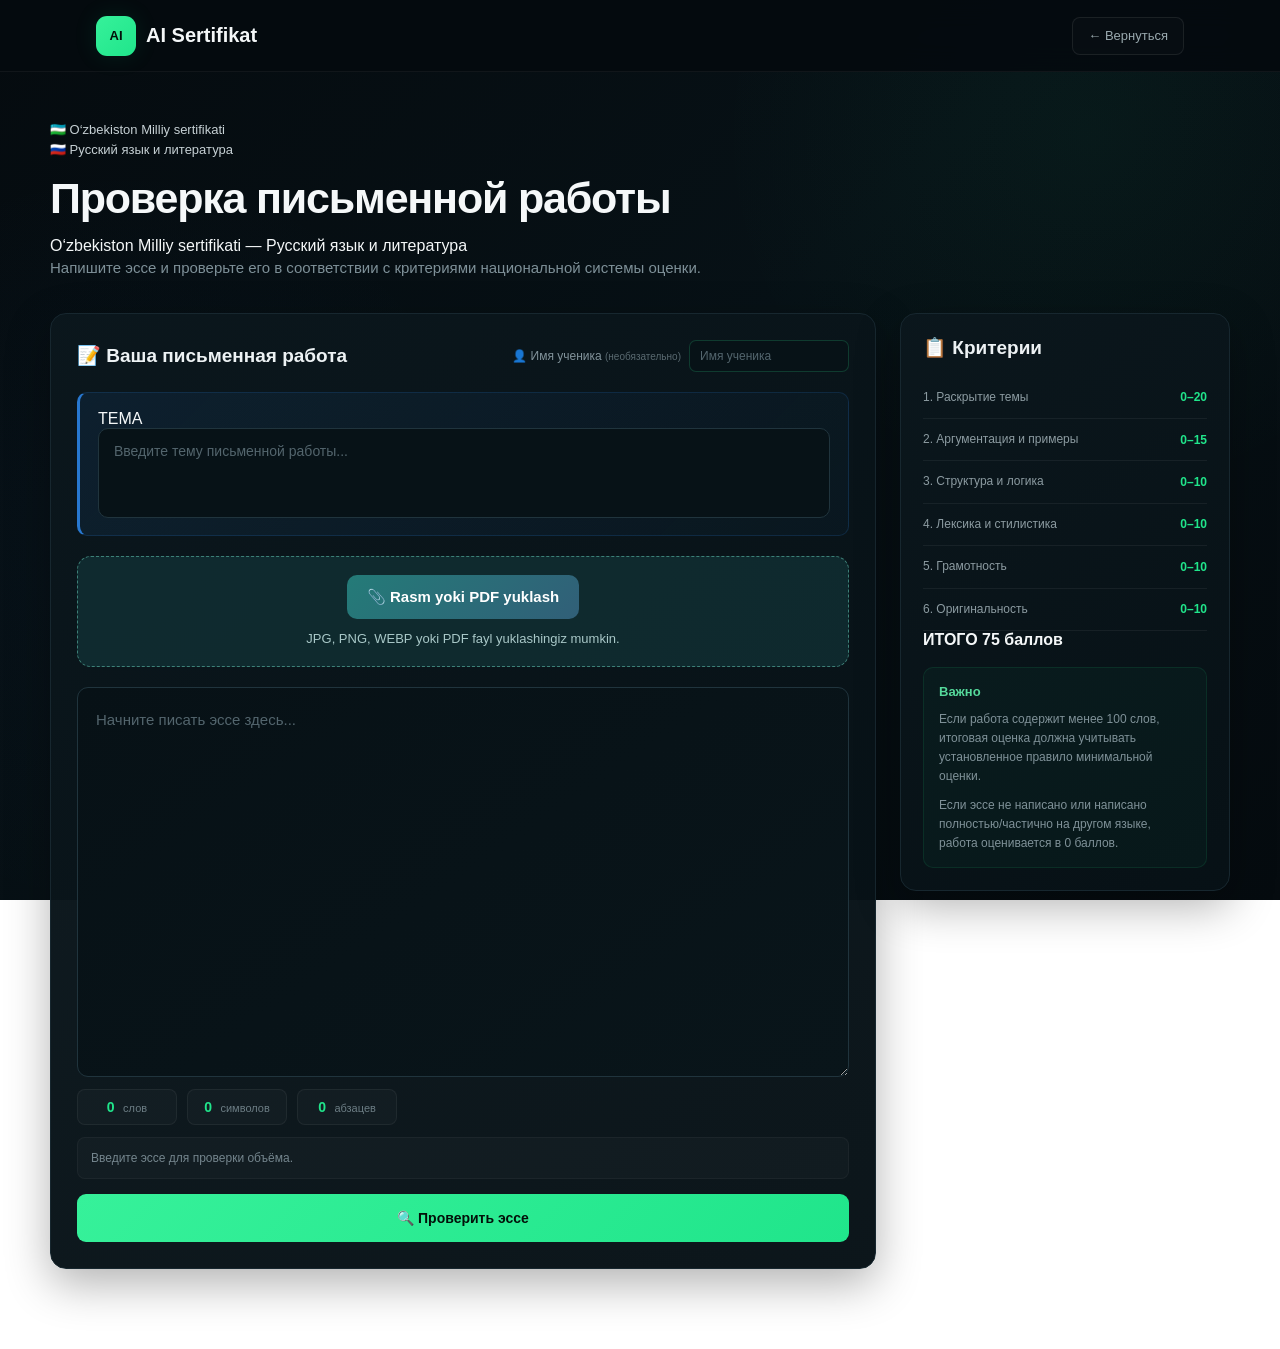
<file: frontend/html/rus-esse.html>
<!DOCTYPE html>
<html lang="ru">

<head>
    <meta charset="UTF-8">
    <meta name="viewport" content="width=device-width, initial-scale=1.0">

    <title>Проверка эссе — Русский язык и литература</title>

    <link rel="stylesheet" href="../css/rus-esse.css">

    <!-- OCR UPLOAD — FORCE VISIBLE -->
    <style>
        .ocr-upload {
            display: block !important;
            width: 100% !important;
            box-sizing: border-box !important;
            margin: 20px 0 !important;
            padding: 18px !important;
            border: 1px dashed rgba(100, 200, 180, 0.55) !important;
            border-radius: 14px !important;
            background: rgba(20, 60, 65, 0.55) !important;
            text-align: center !important;
            visibility: visible !important;
            opacity: 1 !important;
        }

        .ocr-upload-label {
            display: inline-flex !important;
            align-items: center !important;
            justify-content: center !important;
            min-height: 44px !important;
            padding: 11px 20px !important;
            border-radius: 10px !important;
            background: linear-gradient(
                135deg,
                #247b78,
                #315f78
            ) !important;
            color: #ffffff !important;
            font-size: 15px !important;
            font-weight: 600 !important;
            cursor: pointer !important;
            visibility: visible !important;
            opacity: 1 !important;
        }

        .ocr-upload-label:hover {
            transform: translateY(-2px);
            opacity: 0.92 !important;
        }

        .ocr-upload input[type="file"] {
            position: absolute !important;
            width: 1px !important;
            height: 1px !important;
            padding: 0 !important;
            margin: -1px !important;
            overflow: hidden !important;
            clip: rect(0, 0, 0, 0) !important;
            white-space: nowrap !important;
            border: 0 !important;
        }

        .ocr-upload small,
        #ocrStatus {
            display: block !important;
            margin-top: 10px !important;
            color: #a9c8c8 !important;
            font-size: 13px !important;
            line-height: 1.5 !important;
            visibility: visible !important;
            opacity: 1 !important;
        }
    </style>
</head>

<body>

<header class="header">

    <div class="logo">
        <div class="logo-icon">AI</div>
        <span>AI Sertifikat</span>
    </div>

    <a href="index.html" class="back-btn">
        ← Вернуться
    </a>

</header>


<main class="container">

    <!-- ================= TITLE ================= -->

    <section class="page-title">

        <div class="subject-badge">
            🇺🇿 O‘zbekiston Milliy sertifikati
            <br>
            🇷🇺 Русский язык и литература
        </div>

        <h1>Проверка письменной работы</h1>

        <p class="exam-subtitle">
            O‘zbekiston Milliy sertifikati — Русский язык и литература
        </p>

        <p class="subtitle">
            Напишите эссе и проверьте его в соответствии
            с критериями национальной системы оценки.
        </p>

    </section>


    <div class="content">

        <!-- ================= LEFT ================= -->

        <section>

            <div class="card">

                <!-- HEADER -->

                <div class="essay-header">

                    <h2 class="card-title">
                        📝 Ваша письменная работа
                    </h2>


                    <!-- STUDENT NAME -->

                    <div class="student-field">

                        <label for="studentName">
                            👤 Имя ученика
                            <span>(необязательно)</span>
                        </label>

                        <input
                            type="text"
                            id="studentName"
                            placeholder="Имя ученика"
                            maxlength="150"
                        >

                    </div>

                </div>


                <!-- ================= ТЕМА ================= -->

                <div class="topic-box">

                    <label for="essayTopic">
                        ТЕМА
                    </label>

                    <textarea
                        id="essayTopic"
                        class="topic-input"
                        placeholder="Введите тему письменной работы..."
                        rows="2"
                        maxlength="500"
                    ></textarea>

                </div>


                <!-- ================= OCR ================= -->

                <div class="ocr-upload">

                    <label
                        for="essayFile"
                        class="ocr-upload-label"
                    >
                        📎 Rasm yoki PDF yuklash
                    </label>

                    <input
                        type="file"
                        id="essayFile"
                        accept=".jpg,.jpeg,.png,.webp,.pdf"
                    >

                    <small id="ocrStatus">
                        JPG, PNG, WEBP yoki PDF fayl yuklashingiz mumkin.
                    </small>

                </div>


                <!-- ================= ESSAY ================= -->

                <textarea
                    id="essayText"
                    placeholder="Начните писать эссе здесь..."
                    maxlength="20000"
                ></textarea>


                <!-- ================= COUNTERS ================= -->

                <div class="counters">

                    <div class="counter">

                        <span id="wordCount">
                            0
                        </span>

                        <small>
                            слов
                        </small>

                    </div>


                    <div class="counter">

                        <span id="charCount">
                            0
                        </span>

                        <small>
                            символов
                        </small>

                    </div>


                    <div class="counter">

                        <span id="paragraphCount">
                            0
                        </span>

                        <small>
                            абзацев
                        </small>

                    </div>

                </div>


                <!-- ================= REQUIREMENT ================= -->

                <div
                    id="wordStatus"
                    class="word-status neutral"
                >
                    Введите эссе для проверки объёма.
                </div>


                <!-- ================= BUTTON ================= -->

                <button
                    class="check-btn"
                    onclick="checkEssay()"
                >
                    🔍 Проверить эссе
                </button>

            </div>


            <!-- ================= RESULT ================= -->

            <div
                class="card result"
                id="result"
            >

                <h2 class="card-title">
                    📊 Результат проверки
                </h2>


                <!-- ================= SCORE ================= -->

                <div class="result-score">

                    <div>

                        <div class="score-label">
                            Балл за письменную работу
                        </div>

                        <div class="score-number">

                            <span id="totalScore">
                                —
                            </span>

                            <span class="score-max">
                                / 75
                            </span>

                        </div>


                        <div class="score-scale-note">
                            Максимальный результат — 75 баллов
                        </div>


                        <div class="official-score">

                            <div class="official-score-item">

                                <span>
                                    75-балльная шкала
                                </span>

                                <strong id="score75">
                                    — / 75
                                </strong>

                            </div>


                            <div class="official-score-item">

                                <span>
                                    Уровень
                                </span>

                                <strong id="scoreLevel">
                                    —
                                </strong>

                            </div>

                        </div>

                    </div>


                    <div class="success-icon">
                        ✓
                    </div>

                </div>


                <!-- ================= CRITERIA ================= -->

                <div
                    class="criteria-result"
                    id="criteriaResult"
                >

                    <div class="result-item">

                        <span>
                            1. Раскрытие темы (содержание)
                        </span>

                        <strong id="criterion1">
                            — / 20
                        </strong>

                    </div>


                    <div class="result-item">

                        <span>
                            2. Аргументация и примеры
                        </span>

                        <strong id="criterion2">
                            — / 15
                        </strong>

                    </div>


                    <div class="result-item">

                        <span>
                            3. Структура и логика
                        </span>

                        <strong id="criterion3">
                            — / 10
                        </strong>

                    </div>


                    <div class="result-item">

                        <span>
                            4. Лексика и стилистика
                        </span>

                        <strong id="criterion4">
                            — / 10
                        </strong>

                    </div>


                    <div class="result-item">

                        <span>
                            5. Грамотность
                        </span>

                        <strong id="criterion5">
                            — / 10
                        </strong>

                    </div>


                    <div class="result-item">

                        <span>
                            6. Оригинальность
                            (самостоятельность мысли)
                        </span>

                        <strong id="criterion6">
                            — / 10
                        </strong>

                    </div>

                </div>


                <!-- ================= REVIEW ================= -->

                <div class="review-box">

                    <h3>
                        💬 Рецензия
                    </h3>

                    <p id="reviewText">
                        После подключения AI здесь появится
                        подробная рецензия на вашу работу.
                    </p>

                </div>


                <!-- ================= ESSAY WITH ERRORS ================= -->

                <div class="essay-review-section">

                    <h3>
                        📝 Эссе с выделенными ошибками
                    </h3>

                    <div
                        id="highlightedEssay"
                        class="highlighted-essay"
                    ></div>

                </div>


                <!-- ================= ERRORS ================= -->

                <div class="errors-section">

                    <h3>
                        ⚠️ Ошибки
                    </h3>

                    <div id="errorsList"></div>

                </div>


                <!-- ================= RECOMMENDATIONS ================= -->

                <div class="recommendations-section">

                    <h3>
                        💡 Рекомендации
                    </h3>

                    <div id="recommendationsList"></div>

                </div>

            </div>

        </section>


        <!-- ================= RIGHT ================= -->

        <aside>

            <div class="card">

                <h2 class="card-title">
                    📋 Критерии
                </h2>


                <div class="criteria">

                    <div class="criterion">

                        <span>
                            1. Раскрытие темы
                        </span>

                        <strong>
                            0–20
                        </strong>

                    </div>


                    <div class="criterion">

                        <span>
                            2. Аргументация и примеры
                        </span>

                        <strong>
                            0–15
                        </strong>

                    </div>


                    <div class="criterion">

                        <span>
                            3. Структура и логика
                        </span>

                        <strong>
                            0–10
                        </strong>

                    </div>


                    <div class="criterion">

                        <span>
                            4. Лексика и стилистика
                        </span>

                        <strong>
                            0–10
                        </strong>

                    </div>


                    <div class="criterion">

                        <span>
                            5. Грамотность
                        </span>

                        <strong>
                            0–10
                        </strong>

                    </div>


                    <div class="criterion">

                        <span>
                            6. Оригинальность
                        </span>

                        <strong>
                            0–10
                        </strong>

                    </div>


                    <div class="criterion-total">

                        <span>
                            <strong>
                                ИТОГО
                            </strong>
                        </span>

                        <strong>
                            75 баллов
                        </strong>

                    </div>

                </div>


                <!-- ================= INFO ================= -->

                <div class="info-box">

                    <strong>
                        Важно
                    </strong>

                    <p>
                        Если работа содержит менее 100 слов,
                        итоговая оценка должна учитывать
                        установленное правило минимальной оценки.
                    </p>

                    <p>
                        Если эссе не написано или написано
                        полностью/частично на другом языке,
                        работа оценивается в 0 баллов.
                    </p>

                </div>

            </div>

        </aside>

    </div>

</main>


<script src="../js/rus-esse.js"></script>

</body>

</html>
</file>
<file: frontend/css/rus-esse.css>
/* =========================================================
   AI SERTIFIKAT
   RUS TILI ESSE
   O'ZBEKISTON MILLIY SERTIFIKATI
========================================================= */


/* =========================================================
   RESET
========================================================= */

* {
    margin: 0;
    padding: 0;
    box-sizing: border-box;
}


/* =========================================================
   VARIABLES
========================================================= */

:root {

    --bg-main: #050b0f;
    --bg-secondary: #071116;
    --bg-card: #0a171d;
    --bg-card-2: #0c1a20;
    --bg-input: #071217;

    --green: #20e58b;
    --green-light: #36f19a;
    --green-dark: #14bd70;
    --green-soft: rgba(32, 229, 139, 0.08);

    --blue: #2878d0;
    --blue-light: #4b9af0;
    --blue-soft: rgba(40, 120, 208, 0.10);

    --red: #ff5368;
    --red-soft: rgba(255, 83, 104, 0.10);

    --yellow: #e6bd62;
    --yellow-soft: rgba(230, 189, 98, 0.08);

    --text-main: #f4f7f8;
    --text-secondary: #a1afb5;
    --text-muted: #718189;
    --text-dark: #53636a;

    --border: #17272f;
    --border-light: #223841;

    --shadow:
        0 15px 45px rgba(0, 0, 0, 0.30);
}


/* =========================================================
   BODY
========================================================= */

html {
    scroll-behavior: smooth;
}

body {

    min-height: 100vh;

    font-family:
        Inter,
        Arial,
        Helvetica,
        sans-serif;

    color: var(--text-main);

    background:

        radial-gradient(
            circle at 85% 15%,
            rgba(32, 229, 139, 0.045),
            transparent 28%
        ),

        radial-gradient(
            circle at 10% 60%,
            rgba(40, 120, 208, 0.035),
            transparent 30%
        ),

        linear-gradient(
            135deg,
            #050b0f 0%,
            #071116 50%,
            #050b0f 100%
        );

    background-attachment: fixed;
}


/* =========================================================
   HEADER
========================================================= */

.header {

    height: 72px;

    display: flex;

    align-items: center;

    justify-content: space-between;

    padding: 0 7.5%;

    background:
        rgba(5, 11, 15, 0.96);

    border-bottom:
        1px solid rgba(255, 255, 255, 0.05);

    backdrop-filter: blur(14px);

    position: sticky;

    top: 0;

    z-index: 1000;
}


/* =========================================================
   LOGO
========================================================= */

.logo {

    display: flex;

    align-items: center;

    gap: 10px;

    color: var(--text-main);

    font-size: 20px;

    font-weight: 700;

    text-decoration: none;
}


.logo-icon {

    width: 40px;
    height: 40px;

    display: flex;

    align-items: center;
    justify-content: center;

    border-radius: 11px;

    background:
        linear-gradient(
            135deg,
            var(--green-light),
            var(--green)
        );

    color: #03110a;

    font-size: 13px;

    font-weight: 900;

    box-shadow:
        0 0 25px rgba(32, 229, 139, 0.10);
}


/* =========================================================
   BACK BUTTON
========================================================= */

.back-btn {

    height: 38px;

    display: inline-flex;

    align-items: center;

    justify-content: center;

    padding: 0 15px;

    border:
        1px solid rgba(255, 255, 255, 0.08);

    border-radius: 8px;

    color: #9aa9af;

    background:
        rgba(255, 255, 255, 0.015);

    text-decoration: none;

    font-size: 13px;

    transition: all 0.2s ease;
}


.back-btn:hover {

    color: var(--text-main);

    border-color:
        rgba(32, 229, 139, 0.30);

    background:
        rgba(32, 229, 139, 0.04);

    transform: translateY(-1px);
}


/* =========================================================
   MAIN CONTAINER
========================================================= */

.container {

    width: min(
        1180px,
        calc(100% - 48px)
    );

    margin: 0 auto;

    padding-top: 48px;

    padding-bottom: 80px;
}


/* =========================================================
   PAGE TITLE
========================================================= */

.page-title {

    margin-bottom: 32px;
}


/* =========================================================
   BADGE
========================================================= */

.badge,
.subject-badge {

    display: inline-flex;

    flex-direction: column;

    gap: 2px;

    margin-bottom: 15px;

    color: #c6d0d4;

    font-size: 13px;

    font-weight: 500;

    line-height: 1.5;
}


/* =========================================================
   PAGE TITLE H1
========================================================= */

.page-title h1 {

    color: #f5f8f9;

    font-size: clamp(
        34px,
        4vw,
        43px
    );

    line-height: 1.15;

    font-weight: 750;

    letter-spacing: -1.2px;

    margin-bottom: 14px;
}


/* =========================================================
   SUBTITLE
========================================================= */

.page-title .subtitle,
.subtitle {

    max-width: 760px;

    color: #7e9098;

    font-size: 15px;

    line-height: 1.7;
}


/* =========================================================
   CONTENT
========================================================= */

.content {

    display: grid;

    grid-template-columns:
        minmax(0, 1fr)
        330px;

    gap: 24px;

    align-items: start;
}


/* =========================================================
   CARD
========================================================= */

.card {

    background:

        linear-gradient(
            145deg,
            rgba(11, 23, 29, 0.98),
            rgba(7, 17, 22, 0.98)
        );

    border:
        1px solid var(--border);

    border-radius: 16px;

    padding: 26px;

    box-shadow:
        var(--shadow);
}


/* =========================================================
   ESSAY HEADER
========================================================= */

.essay-header {

    display: flex;

    align-items: center;

    justify-content: space-between;

    gap: 20px;

    margin-bottom: 20px;
}


/* =========================================================
   CARD TITLE
========================================================= */

.card-title {

    display: flex;

    align-items: center;

    gap: 8px;

    color: #edf2f4;

    font-size: 19px;

    line-height: 1.3;

    font-weight: 650;
}


/* =========================================================
   STUDENT FIELD
========================================================= */

.student-field {

    display: flex;

    align-items: center;

    gap: 8px;

    flex-shrink: 0;
}


.student-field label {

    color: #82939b;

    font-size: 12px;

    white-space: nowrap;
}


.student-field label span {

    color: #596970;

    font-size: 10px;
}


.student-field input {

    width: 160px;

    height: 32px;

    padding: 0 10px;

    background:
        #071217;

    border:
        1px solid rgba(54, 241, 154, 0.18);

    border-radius: 7px;

    outline: none;

    color: #f4f7f8;

    font-family: inherit;

    font-size: 12px;

    transition: all 0.2s ease;
}


.student-field input::placeholder {

    color: #53656d;
}


.student-field input:hover {

    border-color:
        rgba(54, 241, 154, 0.30);
}


.student-field input:focus {

    border-color:
        var(--green);

    box-shadow:
        0 0 0 3px
        rgba(54, 241, 154, 0.05);
}


/* =========================================================
   TOPIC BOX
========================================================= */

.topic-box {

    position: relative;

    margin-bottom: 20px;

    padding: 17px 18px;

    background:

        linear-gradient(
            135deg,
            rgba(40, 120, 208, 0.10),
            rgba(40, 120, 208, 0.035)
        );

    border:
        1px solid rgba(40, 120, 208, 0.18);

    border-left:
        3px solid var(--blue);

    border-radius: 10px;
}


/* =========================================================
   TOPIC LABEL
========================================================= */

.topic-label {

    margin-bottom: 8px;

    color: #5fa7ed;

    font-size: 10px;

    font-weight: 800;

    letter-spacing: 1px;
}


/* =========================================================
   TOPIC TEXT
========================================================= */

.topic-text {

    color: #c6d0d4;

    font-size: 15px;

    line-height: 1.65;
}


/* =========================================================
   TEXTAREA
========================================================= */

textarea {

    display: block;

    width: 100%;

    min-height: 390px;

    padding: 18px;

    resize: vertical;

    background:

        linear-gradient(
            145deg,
            #071116,
            #09151a
        );

    border:
        1px solid #20343d;

    border-radius: 11px;

    outline: none;

    color: #e8edef;

    font-family:
        Inter,
        Arial,
        Helvetica,
        sans-serif;

    font-size: 15px;

    line-height: 1.8;

    transition:
        border 0.2s ease,
        box-shadow 0.2s ease;
}


textarea::placeholder {

    color: #53656d;
}


textarea:hover {

    border-color:
        #2b4653;
}


textarea:focus {

    border-color:
        rgba(32, 229, 139, 0.55);

    box-shadow:

        0 0 0 3px
        rgba(32, 229, 139, 0.045),

        0 0 25px
        rgba(32, 229, 139, 0.025);
}

/* =========================================================
   TOPIC INPUT — 3 QATOR
========================================================= */

.topic-input {
    width: 100%;
    height: 90px;
    min-height: 90px;
    max-height: 90px;

    padding: 12px 15px;

    resize: none;

    background:
        #071217;

    border:
        1px solid #20343d;

    border-radius: 10px;

    outline: none;

    color: #e8edef;

    font-family:
        Inter,
        Arial,
        Helvetica,
        sans-serif;

    font-size: 14px;

    line-height: 1.55;

    transition:
        border 0.2s ease,
        box-shadow 0.2s ease;
}

.topic-input::placeholder {
    color: #53656d;
}

.topic-input:hover {
    border-color:
        #2b4653;
}

.topic-input:focus {
    border-color:
        rgba(40, 120, 208, 0.75);

    box-shadow:
        0 0 0 3px
        rgba(40, 120, 208, 0.07);
}


/* =========================================================
   COUNTERS
========================================================= */

.counters {

    display: flex;

    align-items: center;

    gap: 10px;

    margin-top: 12px;
}


.counter {

    min-width: 100px;

    padding: 8px 12px;

    background:
        rgba(255, 255, 255, 0.025);

    border:
        1px solid rgba(255, 255, 255, 0.055);

    border-radius: 8px;

    text-align: center;
}


.counter span {

    color: var(--green);

    font-size: 14px;

    font-weight: 700;
}


.counter small {

    margin-left: 4px;

    color: #6c7d84;

    font-size: 11px;
}


/* =========================================================
   WORD STATUS
========================================================= */

.word-status {

    margin-top: 12px;

    padding: 11px 13px;

    border-radius: 8px;

    font-size: 12px;

    line-height: 1.5;
}


.word-status.neutral {

    color: #74858d;

    background:
        rgba(255, 255, 255, 0.025);

    border:
        1px solid rgba(255, 255, 255, 0.04);
}


.word-status.warning {

    color: var(--yellow);

    background:
        var(--yellow-soft);

    border:
        1px solid rgba(230, 189, 98, 0.15);
}


.word-status.success {

    color: #65da9a;

    background:
        rgba(32, 229, 139, 0.045);

    border:
        1px solid rgba(32, 229, 139, 0.11);
}


/* =========================================================
   CHECK BUTTON
========================================================= */

.check-btn {

    width: 100%;

    height: 48px;

    margin-top: 15px;

    border: none;

    border-radius: 9px;

    background:

        linear-gradient(
            135deg,
            var(--green-light),
            var(--green)
        );

    color: #03110a;

    font-family: inherit;

    font-size: 14px;

    font-weight: 750;

    cursor: pointer;

    transition:
        transform 0.2s ease,
        box-shadow 0.2s ease,
        opacity 0.2s ease;
}


.check-btn:hover {

    transform: translateY(-1px);

    box-shadow:
        0 8px 25px
        rgba(32, 229, 139, 0.14);
}


.check-btn:active {

    transform: translateY(0);
}


.check-btn:disabled {

    opacity: 0.55;

    cursor: wait;

    transform: none;

    box-shadow: none;
}


/* =========================================================
   RIGHT CRITERIA CARD
========================================================= */

.content > aside .card {

    padding: 22px;

    position: sticky;

    top: 88px;
}


/* =========================================================
   CRITERIA
========================================================= */

.criteria {

    margin-top: 16px;
}


.criterion {

    display: flex;

    align-items: center;

    justify-content: space-between;

    gap: 12px;

    padding: 12px 0;

    border-bottom:
        1px solid rgba(255, 255, 255, 0.055);
}


.criterion:last-child {

    border-bottom: none;
}


.criterion span {

    color: #8c9ba1;

    font-size: 12px;

    line-height: 1.45;
}


.criterion strong {

    color: var(--green);

    font-size: 12px;

    font-weight: 700;

    white-space: nowrap;
}


/* =========================================================
   INFO BOX
========================================================= */

.info-box {

    margin-top: 18px;

    padding: 14px 15px;

    background:
        rgba(32, 229, 139, 0.035);

    border:
        1px solid rgba(32, 229, 139, 0.10);

    border-radius: 10px;

    color: #7f9198;

    font-size: 12px;

    line-height: 1.6;
}


.info-box strong {

    display: block;

    margin-bottom: 7px;

    color: #55d99b;

    font-size: 13px;
}


.info-box p + p {

    margin-top: 9px;
}


/* =========================================================
   RESULT
========================================================= */

.result {

    display: none;

    margin-top: 24px;
}


.result.show {

    display: block;

    animation:
        resultShow 0.35s ease;
}


@keyframes resultShow {

    from {

        opacity: 0;

        transform:
            translateY(10px);
    }

    to {

        opacity: 1;

        transform:
            translateY(0);
    }
}


/* =========================================================
   RESULT SCORE
========================================================= */

.result-score {

    display: flex;

    align-items: center;

    justify-content: space-between;

    gap: 20px;

    padding: 21px;

    margin-bottom: 16px;

    background:

        linear-gradient(
            135deg,
            rgba(32, 229, 139, 0.09),
            rgba(32, 229, 139, 0.025)
        );

    border:
        1px solid rgba(32, 229, 139, 0.18);

    border-radius: 12px;
}


/* =========================================================
   SCORE LABEL
========================================================= */

.score-label {

    margin-bottom: 5px;

    color: #758982;

    font-size: 13px;
}


/* =========================================================
   SCORE NUMBER
========================================================= */

.score-number {

    color: var(--green);

    font-size: 38px;

    font-weight: 800;

    line-height: 1.1;
}


.score-max {

    color: #647873;

    font-size: 19px;

    font-weight: 500;
}


/* =========================================================
   OFFICIAL SCORE 75
========================================================= */

.official-score {

    display: flex;

    flex-wrap: wrap;

    gap: 10px;

    margin-top: 13px;
}


.official-score-item {

    display: flex;

    flex-direction: column;

    gap: 3px;

    min-width: 120px;

    padding: 8px 11px;

    background:
        rgba(255, 255, 255, 0.025);

    border:
        1px solid rgba(255, 255, 255, 0.055);

    border-radius: 7px;
}


.official-score-item span {

    color: #66777e;

    font-size: 10px;

    text-transform: uppercase;

    letter-spacing: 0.4px;
}


.official-score-item strong {

    color: #dce5e8;

    font-size: 13px;
}


/* =========================================================
   SUCCESS ICON
========================================================= */

.success-icon {

    width: 44px;
    height: 44px;

    display: flex;

    align-items: center;
    justify-content: center;

    border-radius: 50%;

    color: var(--green);

    background:
        rgba(32, 229, 139, 0.08);

    border:
        1px solid rgba(32, 229, 139, 0.15);

    font-size: 22px;

    font-weight: 700;
}


/* =========================================================
   CRITERIA RESULT
========================================================= */

.criteria-result {

    margin-top: 10px;
}


.result-item {

    display: flex;

    align-items: center;

    justify-content: space-between;

    gap: 20px;

    padding: 13px 0;

    border-bottom:
        1px solid #17272f;
}


.result-item:last-child {

    border-bottom: none;
}


.result-item span {

    color: #8b9aa1;

    font-size: 14px;

    line-height: 1.45;
}


.result-item strong {

    color: var(--green);

    font-size: 14px;

    white-space: nowrap;
}


/* =========================================================
   CRITERION REASON
========================================================= */

.criterion-reason {

    margin-top: 10px;

    padding: 10px 12px;

    border-radius: 8px;

    background:
        rgba(255, 255, 255, 0.025);

    border:
        1px solid rgba(255, 255, 255, 0.04);

    color: #91a0a7;

    font-size: 13px;

    line-height: 1.55;
}


/* =========================================================
   REVIEW BOX
========================================================= */

.review-box {

    margin-top: 20px;

    padding: 17px;

    background:
        #0c171c;

    border:
        1px solid #1a2b33;

    border-radius: 11px;
}


.review-box h3 {

    margin-bottom: 9px;

    color: #aab6bb;

    font-size: 15px;
}


.review-box p {

    color: #788990;

    font-size: 13px;

    line-height: 1.7;
}


/* =========================================================
   ERRORS SECTION
========================================================= */

.errors-section,
.errors-box {

    margin-top: 18px;

    padding: 17px;

    background:
        #0c171c;

    border:
        1px solid rgba(255, 83, 104, 0.12);

    border-radius: 11px;
}


.errors-section h3,
.errors-box h3 {

    margin-bottom: 12px;

    color: #d7dfe2;

    font-size: 15px;
}


/* =========================================================
   ERROR ITEM
========================================================= */

.error-item {

    padding: 12px 0;

    border-bottom:
        1px solid rgba(255, 255, 255, 0.055);
}


.error-item:last-child {

    border-bottom: none;
}


.error-type {

    display: inline-block;

    margin-bottom: 6px;

    color: #ff687b;

    font-size: 11px;

    font-weight: 700;

    text-transform: uppercase;
}


.error-fragment {

    color: #ff7b8b;

    font-size: 13px;

    line-height: 1.5;
}


.error-correction {

    margin-top: 4px;

    color: #65da9a;

    font-size: 13px;

    line-height: 1.5;
}


.error-explanation {

    margin-top: 5px;

    color: #7c8c93;

    font-size: 12px;

    line-height: 1.5;
}


/* =========================================================
   ESSAY REVIEW
========================================================= */

.essay-review-section {

    margin-top: 18px;

    padding: 17px;

    background:
        #071116;

    border:
        1px solid rgba(54, 241, 154, 0.08);

    border-radius: 11px;
}


.essay-review-section h3 {

    margin-bottom: 12px;

    color: #e1e8eb;

    font-size: 15px;

    font-weight: 650;
}


/* =========================================================
   HIGHLIGHTED ESSAY
========================================================= */

.highlighted-essay {

    padding: 17px;

    background:
        rgba(255, 255, 255, 0.018);

    border:
        1px solid rgba(255, 255, 255, 0.05);

    border-radius: 9px;

    color: #cbd5d9;

    font-size: 14px;

    line-height: 1.8;

    white-space: pre-wrap;

    word-break: break-word;
}


/* =========================================================
   ESSAY ERROR
========================================================= */

.essay-error {

    color: #ff7777;

    text-decoration-line: underline;

    text-decoration-style: wavy;

    text-decoration-color: #ff3d4f;

    text-decoration-thickness: 2px;

    cursor: pointer;

    background:
        rgba(255, 61, 79, 0.07);

    border-radius: 3px;

    padding: 1px 2px;

    transition: all 0.2s ease;
}


.essay-error:hover {

    color: #ff9b9b;

    background:
        rgba(255, 61, 79, 0.15);
}


/* =========================================================
   ERROR POPUP
========================================================= */

.essay-error-popup {

    position: absolute;

    z-index: 9999;

    width: 270px;

    padding: 12px 14px;

    background:
        #0b171d;

    border:
        1px solid rgba(255, 61, 79, 0.35);

    border-radius: 9px;

    box-shadow:
        0 10px 30px
        rgba(0, 0, 0, 0.45);

    font-size: 13px;
}


.popup-wrong {

    margin-bottom: 5px;

    color: #ff7777;
}


.popup-correct {

    margin-bottom: 5px;

    color: #65d99a;
}


.popup-explanation {

    color: #8fa0a8;

    font-size: 12px;

    line-height: 1.45;
}


/* =========================================================
   RECOMMENDATIONS
========================================================= */

.recommendations-section {

    margin-top: 18px;

    padding: 16px;

    border-radius: 10px;

    background:
        #071116;

    border:
        1px solid rgba(54, 241, 154, 0.10);
}


.recommendations-section h3 {

    margin-bottom: 9px;

    color: #e1e8eb;

    font-size: 15px;

    font-weight: 650;
}


.recommendation-item {

    padding: 6px 0;

    color: #8fa0a8;

    font-size: 13px;

    line-height: 1.55;
}


/* =========================================================
   SCROLLBAR
========================================================= */

::-webkit-scrollbar {

    width: 9px;
}


::-webkit-scrollbar-track {

    background:
        #071015;
}


::-webkit-scrollbar-thumb {

    background:
        #20343e;

    border-radius: 20px;
}


::-webkit-scrollbar-thumb:hover {

    background:
        #2d4855;
}


/* =========================================================
   TEXT SELECTION
========================================================= */

::selection {

    background:
        rgba(32, 229, 139, 0.25);

    color:
        #eafff5;
}


/* =========================================================
   RESPONSIVE — TABLET
========================================================= */

@media (max-width: 950px) {

    .header {

        padding: 0 5%;
    }

    .container {

        width:
            calc(100% - 32px);

        padding-top: 36px;
    }

    .content {

        grid-template-columns: 1fr;
    }

    .content > aside .card {

        position: static;
    }

    .criteria {

        display: grid;

        grid-template-columns:
            repeat(2, 1fr);

        column-gap: 25px;
    }
}


/* =========================================================
   RESPONSIVE — MOBILE
========================================================= */

@media (max-width: 650px) {

    .header {

        height: 62px;

        padding:
            0 16px;
    }

    .logo {

        font-size: 17px;
    }

    .logo-icon {

        width: 34px;
        height: 34px;

        border-radius: 9px;
    }

    .back-btn {

        height: 34px;

        padding:
            0 10px;

        font-size: 11px;
    }

    .container {

        width:
            calc(100% - 24px);

        padding-top: 28px;

        padding-bottom: 50px;
    }

    .page-title {

        margin-bottom: 24px;
    }

    .page-title h1 {

        font-size: 29px;

        letter-spacing: -0.7px;
    }

    .page-title .subtitle {

        font-size: 13px;
    }

    .badge,
    .subject-badge {

        font-size: 12px;
    }

    .card {

        padding: 18px;

        border-radius: 13px;
    }

    .essay-header {

        flex-direction: column;

        align-items: flex-start;

        gap: 13px;
    }

    .card-title {

        font-size: 17px;
    }

    .student-field {

        width: 100%;
    }

    .student-field label {

        font-size: 11px;
    }

    .student-field input {

        flex: 1;

        width: auto;
    }

    .topic-box {

        padding: 14px;

        margin-bottom: 15px;
    }

    .topic-text {

        font-size: 13px;
    }

    textarea {

        min-height: 280px;

        padding: 14px;

        font-size: 14px;
    }

    .topic-input {
        height: 90px;
        min-height: 90px;
        max-height: 90px;
        padding: 12px 14px;
        font-size: 13px;
    }

    .counters {

        display: grid;

        grid-template-columns:
            repeat(3, 1fr);

        gap: 6px;
    }

    .counter {

        min-width: 0;

        padding:
            8px 5px;
    }

    .counter span {

        font-size: 13px;
    }

    .counter small {

        display: block;

        margin: 2px 0 0;

        font-size: 9px;
    }

    .criteria {

        grid-template-columns: 1fr;
    }

    .result-score {

        align-items: flex-start;

        padding: 17px;
    }

    .score-number {

        font-size: 32px;
    }

    .official-score {

        flex-direction: column;
    }

    .official-score-item {

        width: 100%;
    }

    .success-icon {

        width: 38px;
        height: 38px;

        font-size: 19px;
    }

    .result-item {

        align-items: flex-start;

        flex-direction: column;

        gap: 5px;
    }

    .essay-error-popup {

        width: min(
            270px,
            calc(100vw - 40px)
        );
    }
}


/* =========================================================
   VERY SMALL SCREEN
========================================================= */

@media (max-width: 400px) {

    .page-title h1 {

        font-size: 26px;
    }

    .counters {

        grid-template-columns: 1fr;
    }

    .counter {

        display: flex;

        align-items: center;

        justify-content: space-between;
    }

    .counter small {

        display: inline;

        margin: 0;
    }
}


/* OCR UPLOAD */

.ocr-upload {
    display: block !important;
    width: 100%;
    margin: 20px 0;
    padding: 20px;
    border: 2px dashed #20e58b;
    border-radius: 14px;
    background: #0a171d;
    text-align: center;
}

.ocr-upload-label {
    display: inline-flex !important;
    padding: 12px 24px;
    background: #20e58b;
    color: #050b0f;
    border-radius: 10px;
    font-size: 15px;
    font-weight: 700;
    cursor: pointer;
}

.ocr-upload input[type="file"] {
    display: none !important;
}

.ocr-upload small {
    display: block !important;
    margin-top: 10px;
    color: #a1afb5;
    font-size: 13px;
}

#ocrStatus {
    display: block !important;
}
</file>
